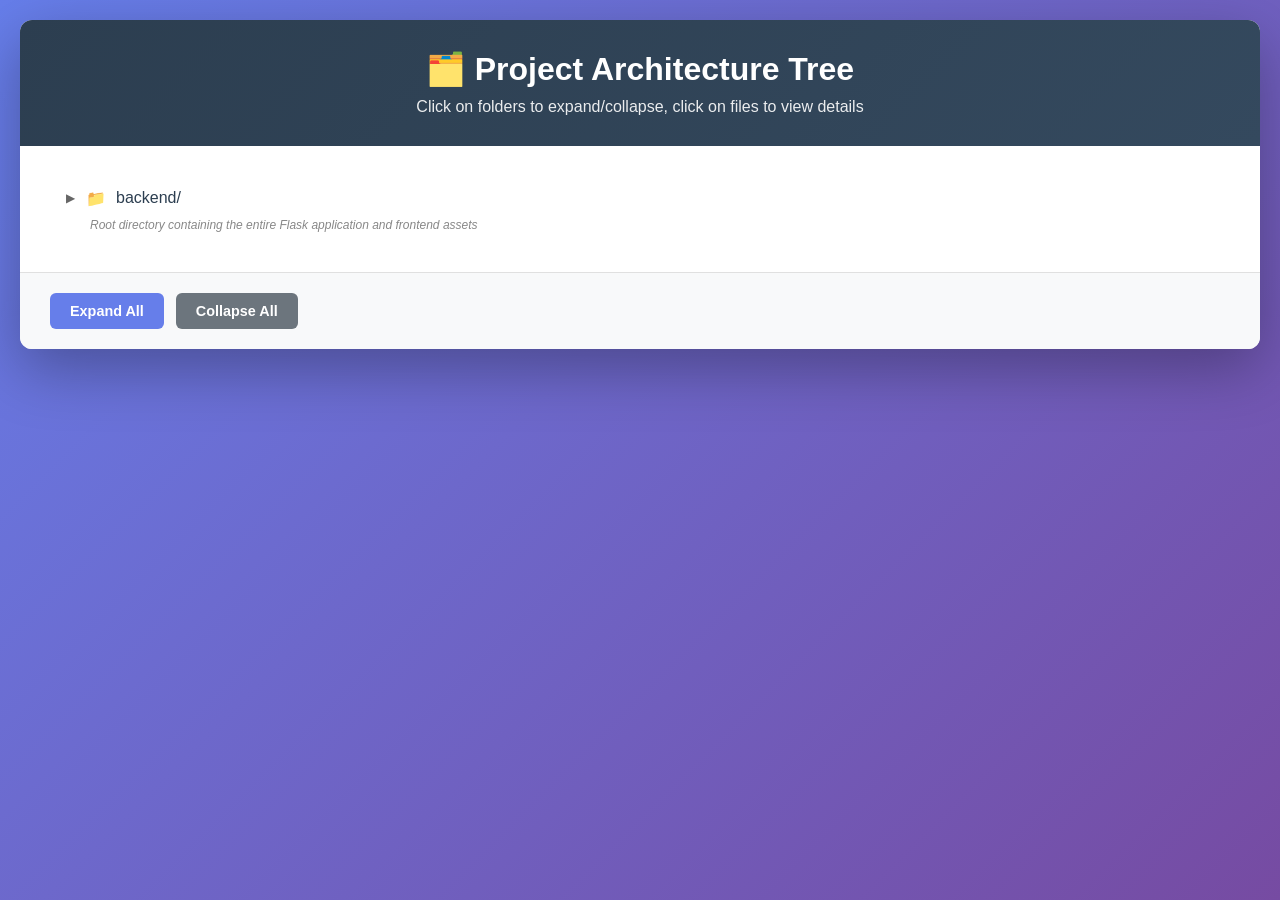
<file: Arch.html>
<!DOCTYPE html>
<html lang="en">
<head>
    <meta charset="UTF-8">
    <meta name="viewport" content="width=device-width, initial-scale=1.0">
    <title>Project Architecture Tree</title>
    <style>
        * {
            margin: 0;
            padding: 0;
            box-sizing: border-box;
        }

        body {
            font-family: 'Segoe UI', Tahoma, Geneva, Verdana, sans-serif;
            background: linear-gradient(135deg, #667eea 0%, #764ba2 100%);
            padding: 20px;
            min-height: 100vh;
        }

        .container {
            max-width: 1400px;
            margin: 0 auto;
            background: white;
            border-radius: 12px;
            box-shadow: 0 20px 60px rgba(0, 0, 0, 0.3);
            overflow: hidden;
        }

        .header {
            background: linear-gradient(135deg, #2c3e50 0%, #34495e 100%);
            color: white;
            padding: 30px;
            text-align: center;
        }

        .header h1 {
            font-size: 2rem;
            margin-bottom: 10px;
        }

        .header p {
            opacity: 0.9;
            font-size: 1rem;
        }

        .tree-container {
            padding: 30px;
            max-height: calc(100vh - 200px);
            overflow-y: auto;
        }

        .tree {
            list-style: none;
        }

        .tree-item {
            margin: 4px 0;
            position: relative;
        }

        .tree-content {
            display: flex;
            align-items: center;
            padding: 8px 12px;
            border-radius: 6px;
            cursor: pointer;
            transition: all 0.2s ease;
            user-select: none;
        }

        .tree-content:hover {
            background: #f0f4ff;
        }

        .tree-content.active {
            background: #e3f2fd;
        }

        .toggle-icon {
            width: 16px;
            height: 16px;
            margin-right: 8px;
            display: flex;
            align-items: center;
            justify-content: center;
            font-size: 12px;
            color: #666;
            transition: transform 0.2s ease;
        }

        .toggle-icon.expanded {
            transform: rotate(90deg);
        }

        .item-icon {
            width: 20px;
            height: 20px;
            margin-right: 10px;
            display: flex;
            align-items: center;
            justify-content: center;
            font-size: 16px;
        }

        .item-name {
            font-weight: 500;
            color: #2c3e50;
            
        }

        .item-badge {
            font-size: 11px;
            padding: 3px 8px;
            border-radius: 12px;
            background: #e3f2fd;
            color: #1976d2;
            font-weight: 600;
            margin-left: 10px;
        }

        .item-badge.python {
            background: #fff3e0;
            color: #f57c00;
        }

        .item-badge.config {
            background: #f3e5f5;
            color: #7b1fa2;
        }

        .item-badge.html {
            background: #fce4ec;
            color: #c2185b;
        }

        .item-badge.css {
            background: #e8f5e9;
            color: #388e3c;
        }

        .item-badge.js {
            background: #fff9c4;
            color: #f57f17;
        }

        .children {
            list-style: none;
            margin-left: 24px;
            padding-left: 16px;
            border-left: 2px solid #e0e0e0;
            display: none;
            margin-top: 4px;
        }

        .children.expanded {
            display: block;
        }

        .description {
            margin-left: 40px;
            padding: 2px 0 4px 0;
            font-size: 0.75rem;
            color: #888;
            line-height: 1.3;
            display: block;
            font-style: italic;
        }

        @keyframes slideDown {
            from {
                opacity: 0;
                transform: translateY(-10px);
            }
            to {
                opacity: 1;
                transform: translateY(0);
            }
        }

        .description ul {
            margin-left: 20px;
            margin-top: 8px;
        }

        .description li {
            margin: 4px 0;
        }

        ::-webkit-scrollbar {
            width: 10px;
        }

        ::-webkit-scrollbar-track {
            background: #f1f1f1;
        }

        ::-webkit-scrollbar-thumb {
            background: #888;
            border-radius: 5px;
        }

        ::-webkit-scrollbar-thumb:hover {
            background: #555;
        }

        .controls {
            padding: 20px 30px;
            background: #f8f9fa;
            border-top: 1px solid #e0e0e0;
            display: flex;
            gap: 12px;
            flex-wrap: wrap;
        }

        .btn {
            padding: 10px 20px;
            border: none;
            border-radius: 6px;
            font-size: 0.9rem;
            font-weight: 600;
            cursor: pointer;
            transition: all 0.2s ease;
            background: #667eea;
            color: white;
        }

        .btn:hover {
            background: #5568d3;
            transform: translateY(-2px);
            box-shadow: 0 4px 12px rgba(102, 126, 234, 0.4);
        }

        .btn-secondary {
            background: #6c757d;
        }

        .btn-secondary:hover {
            background: #5a6268;
        }
    </style>

</head>


<body>
    
    <div class="container">
        <div class="header">
            <h1>🗂️ Project Architecture Tree</h1>
            <p>Click on folders to expand/collapse, click on files to view details</p>
        </div>

        <div class="tree-container">
            <ul class="tree" id="treeRoot"></ul>
        </div>

        <div class="controls">
            <button class="btn" onclick="expandAll()">Expand All</button>
            <button class="btn btn-secondary" onclick="collapseAll()">Collapse All</button>
        </div>
    </div>

    <script>
        const projectStructure = {
            name: "backend/",
            type: "folder",
            description: "Root directory containing the entire Flask application and frontend assets",
            children: [
                {
                    name: "app.py",
                    type: "file",
                    badge: "python",
                    description: "Application entry point. Calls create_app() and runs Flask."
                },
                {
                    name: ".env.example",
                    type: "file",
                    badge: "config",
                    description: "Environment variables template (no real keys)."
                },
                {
                    name: "requirements.txt",
                    type: "file",
                    badge: "config",
                    description: "Python dependencies."
                },
                {
                    name: "app/",
                    type: "folder",
                    children: [
                        {
                            name: "data/",
                            type: "folder",
                            children: [
                                {
                                    name: "team_registry/",
                                    type: "folder",
                                    children: [
                                        {
                                            name: "PL.json",
                                            type: "file",
                                            badge: "config",
                                            description: "Premier League team name → logo filename mapping"
                                        },
                                        {
                                            name: "BL1.json",
                                            type: "file",
                                            badge: "config",
                                            description: "Bundesliga team name → logo filename mapping"
                                        },
                                        {
                                            name: "PD.json",
                                            type: "file",
                                            badge: "config",
                                            description: "La Liga team name → logo filename mapping"
                                        },
                                        {
                                            name: "SA.json",
                                            type: "file",
                                            badge: "config",
                                            description: "Serie A team name → logo filename mapping"
                                        },
                                        {
                                            name: "FL1.json",
                                            type: "file",
                                            badge: "config",
                                            description: "Ligue 1 team name → logo filename mapping"
                                        }
                                    ]
                                },
                                {
                                    name: "raw/",
                                    type: "folder",
                                    description: "Raw datasets (optional, for future expansion)."
                                },
                                {
                                    name: "splits/",
                                    type: "folder",
                                    children: [
                                        {
                                            name: "train_normalized.csv",
                                            type: "file",
                                            badge: "config",
                                            description: "Normalized training dataset"
                                        },
                                        {
                                            name: "valid_normalized.csv",
                                            type: "file",
                                            badge: "config",
                                            description: "Normalized validation dataset"
                                        },
                                        {
                                            name: "test_normalized.csv",
                                            type: "file",
                                            badge: "config",
                                            description: "Normalized test dataset"
                                        },
                                        {
                                            name: "normalization_parameters.csv",
                                            type: "file",
                                            badge: "config",
                                            description: "Normalization parameters for features"
                                        }
                                    ]
                                },
                                {
                                    name: "build_dataset.py",
                                    type: "file",
                                    badge: "python",
                                    description: `Data preparation:
                                    <ul>
                                        <li>Feature engineering</li>
                                        <li>Train/valid/test split</li>
                                        <li>Normalization + saving normalization_parameters.csv</li>
                                    </ul>`
                                }
                            ]
                        },
                        {
                            name: "routes/",
                            type: "folder",
                            children: [
                                {
                                    name: "pages.py",
                                    type: "file",
                                    badge: "python",
                                    description: "Serves HTML pages (/table, /matches, etc.)."
                                },
                                {
                                    name: "meta.py",
                                    type: "file",
                                    badge: "python",
                                    description: "Returns leagues + seasons metadata."
                                },
                                {
                                    name: "standings.py",
                                    type: "file",
                                    badge: "python",
                                    description: "Returns standings table data."
                                },
                                {
                                    name: "fixtures.py",
                                    type: "file",
                                    badge: "python",
                                    description: "Returns fixtures grouped by date for league/season/matchday."
                                },
                                {
                                    name: "teams.py",
                                    type: "file",
                                    badge: "python",
                                    description: "Returns logo URLs + club list for the league."
                                },
                                {
                                    name: "predict.py",
                                    type: "file",
                                    badge: "python",
                                    description: `POST /api/predict:
                                    <ul>
                                        <li>Validates payload (league/season/matchId/date/homeTeam/awayTeam)</li>
                                        <li>Builds PredictRequest</li>
                                        <li>Calls ML manager</li>
                                        <li>Returns stable probabilities response</li>
                                    </ul>`
                                }
                            ]
                        },
                        {
                            name: "services/",
                            type: "folder",
                            children: [
                                {
                                    name: "football_api.py",
                                    type: "file",
                                    badge: "python",
                                    description: "The only module allowed to call Football-Data API."
                                },
                                {
                                    name: "team_registry.py",
                                    type: "file",
                                    badge: "python",
                                    description: "Loads + caches team→logo mappings from app/data/team_registry/*.json"
                                }
                            ]
                        },
                        {
                            name: "utils/",
                            type: "folder",
                            children: [
                                {
                                    name: "cache.py",
                                    type: "file",
                                    badge: "python",
                                    description: "In-memory TTL cache (Football-Data API responses)."
                                },
                                {
                                    name: "normalizers.py",
                                    type: "file",
                                    badge: "python",
                                    description: "Normalizes Football-Data API payloads for frontend."
                                }
                            ]
                        },
                        {
                            name: "ml/",
                            type: "folder",
                            children: [
                                {
                                    name: "__init__.py",
                                    type: "file",
                                    badge: "python",
                                    description: "ML package entry."
                                },
                                {
                                    name: "types.py",
                                    type: "file",
                                    badge: "python",
                                    description: `Shared dataclasses/contracts:
                                    <ul>
                                        <li>PredictRequest</li>
                                        <li>TeamInfo</li>
                                        <li>MatchContext (optional/extendable)</li>
                                    </ul>`
                                },
                                {
                                    name: "manager.py",
                                    type: "file",
                                    badge: "python",
                                    description: `ML orchestrator:
                                    <ul>
                                        <li>Reads model registry (artifacts/metadata.json)</li>
                                        <li>Selects model (default + perLeague override)</li>
                                        <li>Builds features using features/builder.py</li>
                                        <li>Calls predictor.predict_proba()</li>
                                        <li>Optional post-processing: draw-boost for close Elo (explainable, normalized)</li>
                                        <li>Returns stable API contract: {homeWin, draw, awayWin, modelName, meta...}</li>
                                    </ul>`
                                },
                                {
                                    name: "artifacts/",
                                    type: "folder",
                                    children: [
                                        {
                                            name: "metadata.json",
                                            type: "file",
                                            badge: "config",
                                            description: `Model registry:
                                            <ul>
                                                <li>Default model name (e.g., rf_v2)</li>
                                                <li>perLeague overrides (optional)</li>
                                                <li>models{} dictionary with: type, hyperparams, CV results, metrics, artifact paths</li>
                                            </ul>`
                                        },
                                        {
                                            name: "rf_v2.joblib",
                                            type: "file",
                                            badge: "python",
                                            description: "Random Forest model v2 (joblib serialized)"
                                        },
                                        {
                                            name: "logreg_v2.joblib",
                                            type: "file",
                                            badge: "python",
                                            description: "Logistic Regression model v2 (optional if kept)"
                                        }
                                    ]
                                },
                                {
                                    name: "gamedb/",
                                    type: "folder",
                                    children: [
                                        {
                                            name: "feature_order.json",
                                            type: "file",
                                            badge: "config",
                                            description: "Canonical feature ordering used at inference time."
                                        }
                                    ]
                                },
                                {
                                    name: "features/",
                                    type: "folder",
                                    children: [
                                        {
                                            name: "__init__.py",
                                            type: "file",
                                            badge: "python",
                                            description: "Features package entry"
                                        },
                                        {
                                            name: "builder.py",
                                            type: "file",
                                            badge: "python",
                                            description: `Feature builder for inference:
                                            <ul>
                                                <li>Loads normalization params from data/splits/normalization_parameters.csv</li>
                                                <li>Maps team names safely</li>
                                                <li>Computes feature dictionary</li>
                                                <li>Applies normalization using saved params</li>
                                                <li>Returns dict aligned with feature_order.json</li>
                                            </ul>`
                                        }
                                    ]
                                },
                                {
                                    name: "predictors/",
                                    type: "folder",
                                    children: [
                                        {
                                            name: "__init__.py",
                                            type: "file",
                                            badge: "python",
                                            description: "Predictors package entry"
                                        },
                                        {
                                            name: "base.py",
                                            type: "file",
                                            badge: "python",
                                            description: "Predictor interface: predict_proba(features: dict) → dict {homeWin, draw, awayWin}"
                                        },
                                        {
                                            name: "loader.py",
                                            type: "file",
                                            badge: "python",
                                            description: "Loads joblib artifacts + feature_order. (Shared helper used by model predictors)"
                                        },
                                        {
                                            name: "rf_model.py",
                                            type: "file",
                                            badge: "python",
                                            description: `Random Forest predictor wrapper:
                                            <ul>
                                                <li>Loads rf_v*.joblib</li>
                                                <li>Enforces feature order</li>
                                                <li>Returns probabilities</li>
                                            </ul>`
                                        },
                                        {
                                            name: "train_rf.py",
                                            type: "file",
                                            badge: "python",
                                            description: `Training pipeline (Random Forest):
                                            <ul>
                                                <li>Loads train/valid/test</li>
                                                <li>5-fold stratified CV on (train+valid)</li>
                                                <li>Grid search for min_samples_leaf/min_samples_split</li>
                                                <li>Evaluates on test</li>
                                                <li>Saves model + updates metadata.json</li>
                                            </ul>`
                                        }
                                    ]
                                }
                            ]
                        },
                        {
                            name: "__init__.py",
                            type: "file",
                            badge: "python",
                            description: `Flask factory:
                            <ul>
                                <li>template_folder and static_folder → ../frontend</li>
                                <li>registers API + page blueprints</li>
                            </ul>`
                        },
                        {
                            name: "config.py",
                            type: "file",
                            badge: "python",
                            description: "Loads environment variables and Flask config."
                        }
                    ]
                },
                {
                    name: "frontend/",
                    type: "folder",
                    children: [
                        {
                            name: "index.html",
                            type: "file",
                            badge: "html",
                            description: "Main homepage"
                        },
                        {
                            name: "table.html",
                            type: "file",
                            badge: "html",
                            description: "League standings table page"
                        },
                        {
                            name: "matches.html",
                            type: "file",
                            badge: "html",
                            description: "Fixtures and matches page"
                        },
                        {
                            name: "news.html",
                            type: "file",
                            badge: "html",
                            description: "News page"
                        },
                        {
                            name: "css/",
                            type: "folder",
                            children: [
                                {
                                    name: "root.css",
                                    type: "file",
                                    badge: "css",
                                    description: "Global CSS variables and common styles"
                                },
                                {
                                    name: "table.css",
                                    type: "file",
                                    badge: "css",
                                    description: "Styles for standings table page"
                                },
                                {
                                    name: "matches.css",
                                    type: "file",
                                    badge: "css",
                                    description: "Styles for matches page"
                                }
                            ]
                        },
                        {
                            name: "js/",
                            type: "folder",
                            children: [
                                {
                                    name: "root.js",
                                    type: "file",
                                    badge: "js",
                                    description: "Global JavaScript utilities and shared functions"
                                },
                                {
                                    name: "table.js",
                                    type: "file",
                                    badge: "js",
                                    description: "Fetches from /api/meta, /api/teams, /api/standings"
                                },
                                {
                                    name: "matches.js",
                                    type: "file",
                                    badge: "js",
                                    description: "Fetches from /api/fixtures, /api/predict"
                                }
                            ]
                        },
                        {
                            name: "icons/",
                            type: "folder",
                            description: "SVG logos (common + per league)."
                        },
                        {
                            name: "image/",
                            type: "folder",
                            description: "Site images and assets."
                        }
                    ]
                }
            ]
        };

        function getIcon(type) {
            if (type === 'folder') return '📁';
            return '📄';
        }

        function createTreeItem(item, level = 0) {
            const li = document.createElement('li');
            li.className = 'tree-item';

            const content = document.createElement('div');
            content.className = 'tree-content';

            if (item.type === 'folder') {
                const toggle = document.createElement('span');
                toggle.className = 'toggle-icon';
                toggle.innerHTML = '▶';
                content.appendChild(toggle);
            } else {
                const spacer = document.createElement('span');
                spacer.style.width = '16px';
                spacer.style.marginRight = '8px';
                content.appendChild(spacer);
            }

            const icon = document.createElement('span');
            icon.className = 'item-icon';
            icon.textContent = getIcon(item.type);
            content.appendChild(icon);

            const name = document.createElement('span');
            name.className = 'item-name';
            name.textContent = item.name;
            content.appendChild(name);

            if (item.badge) {
                const badge = document.createElement('span');
                badge.className = `item-badge ${item.badge}`;
                badge.textContent = item.badge;
                content.appendChild(badge);
            }

            li.appendChild(content);

            if (item.description) {
                const desc = document.createElement('div');
                desc.className = 'description';
                desc.innerHTML = item.description;
                li.appendChild(desc);
            }

            if (item.children && item.children.length > 0) {
                const childrenUl = document.createElement('ul');
                childrenUl.className = 'children';
                
                item.children.forEach(child => {
                    childrenUl.appendChild(createTreeItem(child, level + 1));
                });
                
                li.appendChild(childrenUl);

                content.addEventListener('click', (e) => {
                    e.stopPropagation();
                    const toggle = content.querySelector('.toggle-icon');
                    const children = li.querySelector('.children');
                    
                    if (children.classList.contains('expanded')) {
                        children.classList.remove('expanded');
                        toggle.classList.remove('expanded');
                    } else {
                        children.classList.add('expanded');
                        toggle.classList.add('expanded');
                    }
                });
            }

            return li;
        }

        function expandAll() {
            document.querySelectorAll('.children').forEach(children => {
                children.classList.add('expanded');
            });
            document.querySelectorAll('.toggle-icon').forEach(toggle => {
                toggle.classList.add('expanded');
            });
        }

        function collapseAll() {
            document.querySelectorAll('.children').forEach(children => {
                children.classList.remove('expanded');
            });
            document.querySelectorAll('.toggle-icon').forEach(toggle => {
                toggle.classList.remove('expanded');
            });
        }

        const treeRoot = document.getElementById('treeRoot');
        treeRoot.appendChild(createTreeItem(projectStructure));
    </script>
</body>
</html>
</file>
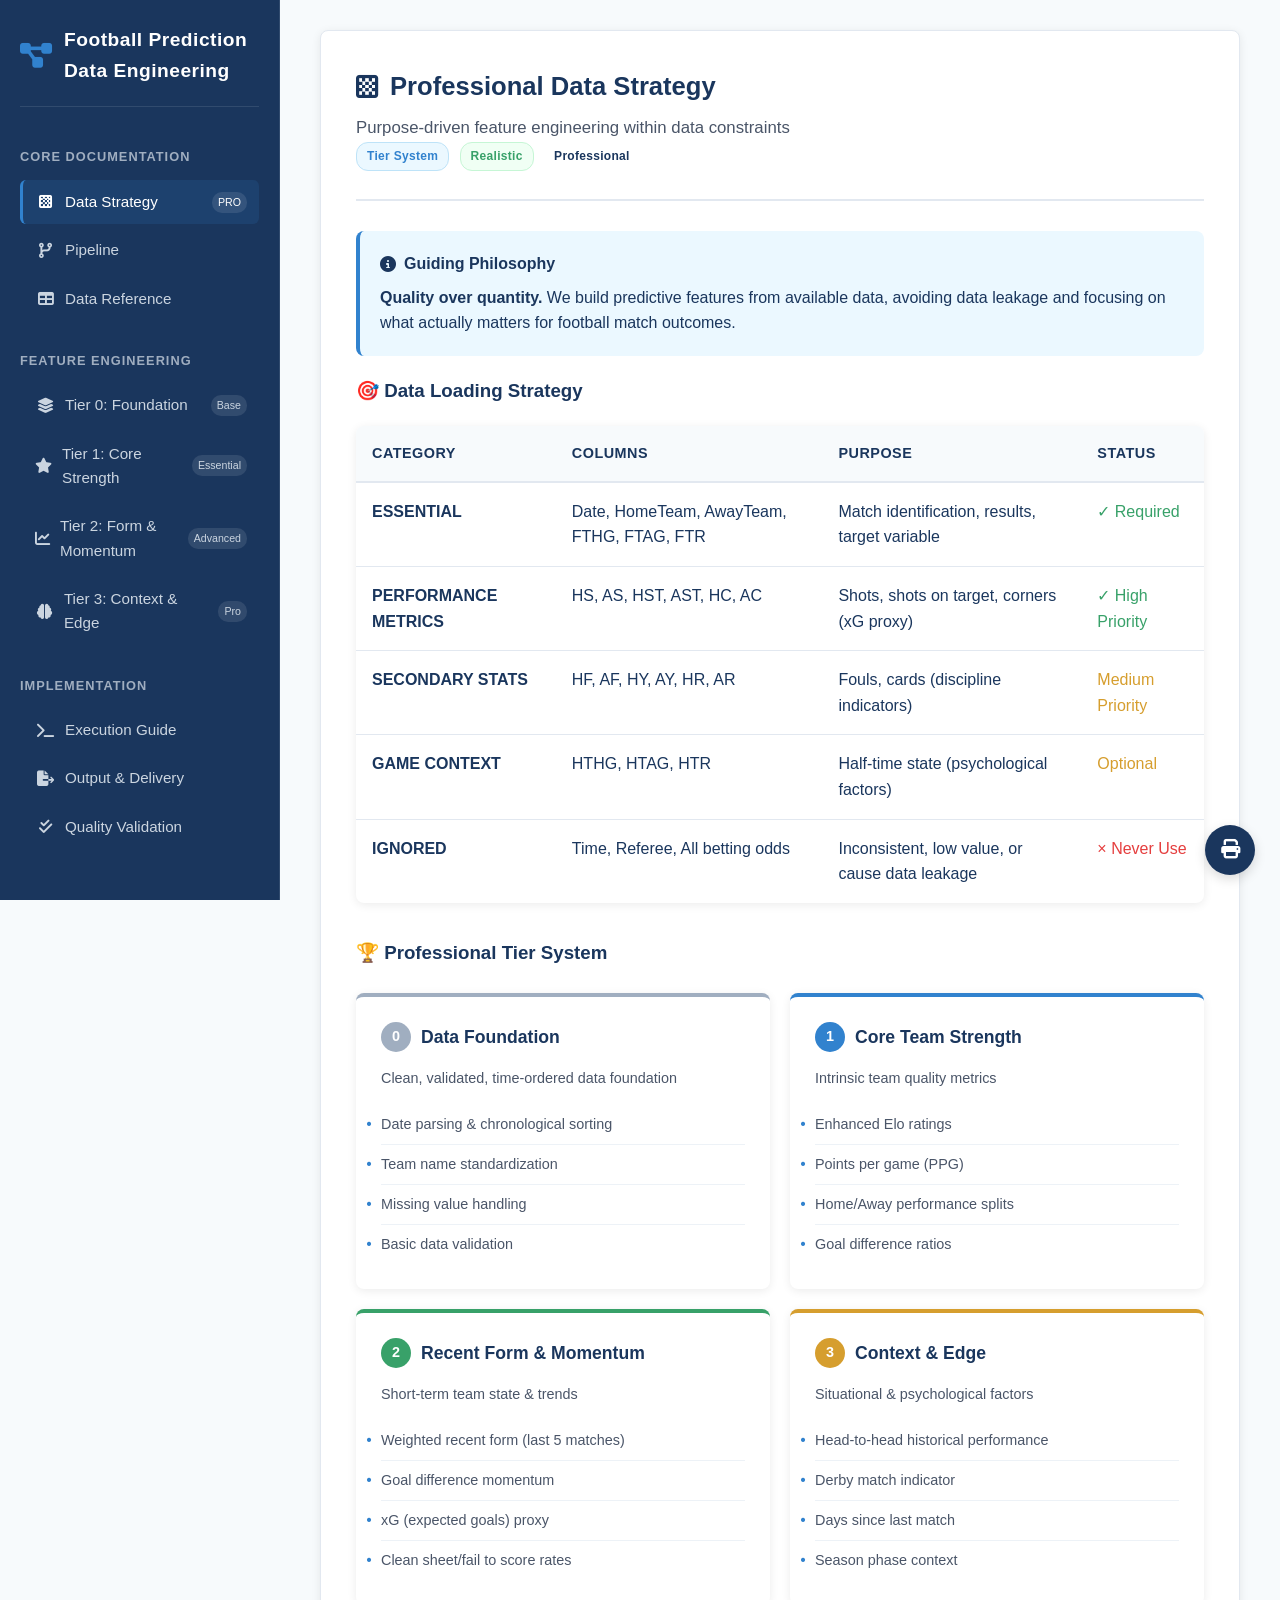
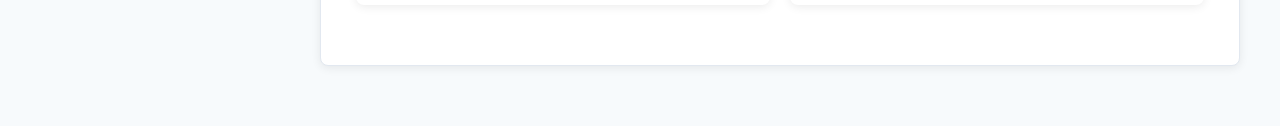
<file: backend/app/data/Documentation.html>
<!DOCTYPE html>
<html lang="en">
<head>
    <meta charset="UTF-8">
    <meta name="viewport" content="width=device-width, initial-scale=1.0">
    <title>⚽ Football Prediction - Professional Data Engineering</title>
    <link rel="stylesheet" href="https://cdnjs.cloudflare.com/ajax/libs/font-awesome/6.4.0/css/all.min.css">
    <style>
        :root {
            --primary: #1a365d;
            --secondary: #2d3748;
            --tier1: #3182ce;
            --tier2: #38a169;
            --tier3: #d69e2e;
            --danger: #e53e3e;
            --success: #38a169;
            --warning: #d69e2e;
            --light: #f7fafc;
            --card-bg: #ffffff;
            --sidebar-width: 280px;
            --border-radius: 8px;
            --shadow: 0 2px 10px rgba(0,0,0,0.08);
        }

        * {
            margin: 0;
            padding: 0;
            box-sizing: border-box;
        }

        body {
            font-family: -apple-system, BlinkMacSystemFont, 'Segoe UI', 'Inter', sans-serif;
            line-height: 1.6;
            color: var(--primary);
            background: var(--light);
            display: flex;
            min-height: 100vh;
        }

        /* Sidebar - Professional */
        .sidebar {
            width: var(--sidebar-width);
            background: var(--primary);
            color: white;
            padding: 25px 20px;
            position: fixed;
            height: 100vh;
            overflow-y: auto;
            border-right: 1px solid rgba(255,255,255,0.1);
        }

        .logo {
            display: flex;
            align-items: center;
            gap: 12px;
            margin-bottom: 40px;
            padding-bottom: 20px;
            border-bottom: 1px solid rgba(255,255,255,0.1);
        }

        .logo i {
            font-size: 1.8em;
            color: var(--tier1);
        }

        .logo h1 {
            font-size: 1.2em;
            font-weight: 700;
            letter-spacing: 0.5px;
        }

        .sidebar-section {
            margin-bottom: 30px;
        }

        .sidebar-title {
            font-size: 0.8em;
            text-transform: uppercase;
            letter-spacing: 1px;
            color: #a0aec0;
            margin-bottom: 12px;
            font-weight: 600;
        }

        .nav-item {
            display: flex;
            align-items: center;
            gap: 10px;
            padding: 10px 12px;
            margin: 4px 0;
            border-radius: 6px;
            cursor: pointer;
            transition: all 0.2s;
            color: #cbd5e0;
            text-decoration: none;
            font-size: 0.95em;
            border-left: 3px solid transparent;
        }

        .nav-item:hover {
            background: rgba(255,255,255,0.05);
            color: white;
        }

        .nav-item.active {
            background: rgba(49, 130, 206, 0.15);
            color: white;
            border-left-color: var(--tier1);
            font-weight: 500;
        }

        .nav-item i {
            width: 20px;
            text-align: center;
            font-size: 1em;
        }

        .nav-badge {
            margin-left: auto;
            font-size: 0.7em;
            background: rgba(255,255,255,0.1);
            padding: 2px 6px;
            border-radius: 10px;
            font-weight: 500;
        }

        /* Main Content */
        .main-content {
            flex: 1;
            margin-left: var(--sidebar-width);
            padding: 30px 40px;
            max-width: 1200px;
        }

        .section {
            background: var(--card-bg);
            border-radius: var(--border-radius);
            padding: 35px;
            margin-bottom: 30px;
            box-shadow: var(--shadow);
            display: none;
            border: 1px solid #e2e8f0;
        }

        .section.active {
            display: block;
            animation: fadeIn 0.3s ease;
        }

        @keyframes fadeIn {
            from { opacity: 0; transform: translateY(10px); }
            to { opacity: 1; transform: translateY(0); }
        }

        .section-header {
            margin-bottom: 30px;
            padding-bottom: 20px;
            border-bottom: 2px solid #e2e8f0;
        }

        .section-title {
            font-size: 1.6em;
            font-weight: 700;
            color: var(--primary);
            margin-bottom: 8px;
            display: flex;
            align-items: center;
            gap: 12px;
        }

        .section-subtitle {
            color: #4a5568;
            font-size: 1.05em;
            font-weight: 400;
        }

        /* Badges */
        .badge {
            display: inline-block;
            padding: 4px 10px;
            border-radius: 12px;
            font-size: 0.75em;
            font-weight: 600;
            margin-right: 6px;
            margin-bottom: 8px;
            letter-spacing: 0.3px;
        }

        .badge.tier1 { background: #ebf8ff; color: var(--tier1); border: 1px solid #bee3f8; }
        .badge.tier2 { background: #f0fff4; color: var(--tier2); border: 1px solid #c6f6d5; }
        .badge.tier3 { background: #fffaf0; color: var(--tier3); border: 1px solid #feebc8; }
        .badge.danger { background: #fff5f5; color: var(--danger); border: 1px solid #fed7d7; }
        .badge.success { background: #f0fff4; color: var(--success); border: 1px solid #c6f6d5; }

        /* Professional Cards */
        .pro-card {
            background: white;
            border-radius: 8px;
            padding: 25px;
            border: 1px solid #e2e8f0;
            margin: 20px 0;
            position: relative;
            transition: all 0.2s;
        }

        .pro-card:hover {
            border-color: var(--tier1);
            box-shadow: 0 4px 12px rgba(0,0,0,0.05);
        }

        .pro-card-title {
            font-size: 1.2em;
            font-weight: 600;
            color: var(--primary);
            margin-bottom: 15px;
            display: flex;
            align-items: center;
            gap: 10px;
        }

        .pro-card-desc {
            color: #4a5568;
            font-size: 0.95em;
            line-height: 1.6;
            margin-bottom: 15px;
        }

        /* Data Strategy Table */
        .strategy-table {
            width: 100%;
            border-collapse: collapse;
            margin: 20px 0;
            background: white;
            border-radius: 8px;
            overflow: hidden;
            box-shadow: var(--shadow);
        }

        .strategy-table th {
            background: #f7fafc;
            padding: 16px;
            text-align: left;
            font-weight: 600;
            color: var(--primary);
            border-bottom: 2px solid #e2e8f0;
            font-size: 0.9em;
            text-transform: uppercase;
            letter-spacing: 0.5px;
        }

        .strategy-table td {
            padding: 16px;
            border-bottom: 1px solid #e2e8f0;
            vertical-align: top;
        }

        .strategy-table tr:last-child td {
            border-bottom: none;
        }

        .strategy-table tr:hover {
            background: #f7fafc;
        }

        /* Tier System */
        .tier-system {
            display: grid;
            grid-template-columns: repeat(auto-fit, minmax(280px, 1fr));
            gap: 20px;
            margin: 25px 0;
        }

        .tier-card {
            background: white;
            border-radius: 8px;
            padding: 25px;
            border-top: 4px solid;
            box-shadow: var(--shadow);
        }

        .tier-card.tier0 { border-color: #a0aec0; }
        .tier-card.tier1 { border-color: var(--tier1); }
        .tier-card.tier2 { border-color: var(--tier2); }
        .tier-card.tier3 { border-color: var(--tier3); }

        .tier-header {
            display: flex;
            align-items: center;
            gap: 10px;
            margin-bottom: 15px;
        }

        .tier-number {
            width: 30px;
            height: 30px;
            border-radius: 50%;
            display: flex;
            align-items: center;
            justify-content: center;
            font-weight: 700;
            font-size: 0.9em;
            color: white;
        }

        .tier0 .tier-number { background: #a0aec0; }
        .tier1 .tier-number { background: var(--tier1); }
        .tier2 .tier-number { background: var(--tier2); }
        .tier3 .tier-number { background: var(--tier3); }

        .tier-name {
            font-weight: 600;
            color: var(--primary);
            font-size: 1.1em;
        }

        .tier-desc {
            color: #4a5568;
            font-size: 0.9em;
            margin-bottom: 15px;
        }

        .tier-features {
            list-style: none;
            padding-left: 0;
        }

        .tier-features li {
            padding: 8px 0;
            border-bottom: 1px solid #edf2f7;
            font-size: 0.9em;
            color: #4a5568;
        }

        .tier-features li:last-child {
            border-bottom: none;
        }

        .tier-features li:before {
            content: "•";
            color: var(--tier1);
            font-weight: bold;
            display: inline-block;
            width: 1em;
            margin-left: -1em;
        }

        /* Feature Cards */
        .feature-grid {
            display: grid;
            grid-template-columns: repeat(auto-fill, minmax(320px, 1fr));
            gap: 20px;
            margin: 20px 0;
        }

        .feature-card {
            background: white;
            border-radius: 8px;
            padding: 20px;
            border: 1px solid #e2e8f0;
            border-left: 4px solid var(--tier1);
            transition: all 0.2s;
        }

        .feature-card.tier2 { border-left-color: var(--tier2); }
        .feature-card.tier3 { border-left-color: var(--tier3); }

        .feature-card:hover {
            transform: translateY(-2px);
            box-shadow: 0 4px 12px rgba(0,0,0,0.08);
        }

        .feature-name {
            font-family: 'SF Mono', 'Monaco', 'Consolas', monospace;
            font-size: 0.95em;
            font-weight: 600;
            color: var(--primary);
            margin-bottom: 8px;
            background: #f7fafc;
            padding: 4px 8px;
            border-radius: 4px;
            display: inline-block;
        }

        .feature-desc {
            color: #4a5568;
            font-size: 0.9em;
            line-height: 1.5;
            margin-bottom: 10px;
        }

        .feature-formula {
            background: #f8fafc;
            padding: 12px;
            border-radius: 6px;
            font-family: 'SF Mono', 'Monaco', 'Consolas', monospace;
            font-size: 0.85em;
            color: #2d3748;
            border-left: 3px solid var(--tier1);
            margin: 10px 0;
            line-height: 1.4;
        }

        .feature-source {
            font-size: 0.8em;
            color: #718096;
            margin-top: 8px;
            display: flex;
            align-items: center;
            gap: 5px;
        }

        /* Pipeline */
        .pipeline {
            display: flex;
            flex-direction: column;
            gap: 15px;
            margin: 25px 0;
        }

        .pipeline-step {
            display: flex;
            align-items: center;
            gap: 20px;
            padding: 20px;
            background: white;
            border-radius: 8px;
            border: 1px solid #e2e8f0;
            position: relative;
        }

        .pipeline-step:before {
            content: "";
            position: absolute;
            left: 30px;
            top: 100%;
            width: 2px;
            height: 15px;
            background: #e2e8f0;
        }

        .pipeline-step:last-child:before {
            display: none;
        }

        .step-number {
            width: 36px;
            height: 36px;
            border-radius: 50%;
            background: var(--tier1);
            color: white;
            display: flex;
            align-items: center;
            justify-content: center;
            font-weight: 600;
            font-size: 0.9em;
            flex-shrink: 0;
        }

        .step-content {
            flex: 1;
        }

        .step-title {
            font-weight: 600;
            color: var(--primary);
            margin-bottom: 5px;
        }

        .step-desc {
            color: #718096;
            font-size: 0.9em;
        }

        /* Alerts */
        .alert {
            padding: 20px;
            border-radius: 8px;
            margin: 20px 0;
            border-left: 4px solid;
            background: #f7fafc;
        }

        .alert.warning {
            border-left-color: var(--warning);
            background: #fffaf0;
        }

        .alert.danger {
            border-left-color: var(--danger);
            background: #fff5f5;
        }

        .alert.info {
            border-left-color: var(--tier1);
            background: #ebf8ff;
        }

        .alert-title {
            font-weight: 600;
            margin-bottom: 8px;
            display: flex;
            align-items: center;
            gap: 8px;
            color: var(--primary);
        }

        /* Responsive */
        @media (max-width: 1024px) {
            .sidebar {
                transform: translateX(-100%);
                transition: transform 0.3s;
                z-index: 1000;
            }
            
            .sidebar.active {
                transform: translateX(0);
            }
            
            .main-content {
                margin-left: 0;
                padding: 20px;
            }
            
            .mobile-toggle {
                display: block;
                position: fixed;
                top: 20px;
                left: 20px;
                z-index: 999;
                background: var(--primary);
                color: white;
                border: none;
                width: 45px;
                height: 45px;
                border-radius: 50%;
                font-size: 1.1em;
                cursor: pointer;
                box-shadow: var(--shadow);
            }
        }

        .mobile-toggle {
            display: none;
        }

        @media (max-width: 768px) {
            .tier-system {
                grid-template-columns: 1fr;
            }
            
            .feature-grid {
                grid-template-columns: 1fr;
            }
            
            .section {
                padding: 25px;
            }
            
            .pipeline-step {
                flex-direction: column;
                align-items: flex-start;
                gap: 15px;
            }
            
            .pipeline-step:before {
                left: 18px;
            }
        }
    </style>
</head>

<body>
    <!-- Mobile Menu Toggle -->
    <button class="mobile-toggle" id="mobileToggle">
        <i class="fas fa-bars"></i>
    </button>

    <!-- Professional Sidebar -->
    <div class="sidebar" id="sidebar">
        <div class="logo">
            <i class="fas fa-project-diagram"></i>
            <h1>Football Prediction<br>Data Engineering</h1>
        </div>

        <!-- CORE SECTIONS -->
        <div class="sidebar-section">
            <div class="sidebar-title">Core Documentation</div>
            <a href="#strategy" class="nav-item active" data-section="strategy">
                <i class="fas fa-chess-board"></i>
                <span>Data Strategy</span>
                <span class="nav-badge">PRO</span>
            </a>
            <a href="#pipeline" class="nav-item" data-section="pipeline">
                <i class="fas fa-code-branch"></i>
                <span>Pipeline</span>
            </a>
            <a href="#data-reference" class="nav-item" data-section="data-reference">
                <i class="fas fa-table"></i>
                <span>Data Reference</span>
            </a>
        </div>

        <!-- TIER SYSTEM -->
        <div class="sidebar-section">
            <div class="sidebar-title">Feature Engineering</div>
            <a href="#tier0" class="nav-item" data-section="tier0">
                <i class="fas fa-layer-group"></i>
                <span>Tier 0: Foundation</span>
                <span class="nav-badge">Base</span>
            </a>
            <a href="#tier1" class="nav-item" data-section="tier1">
                <i class="fas fa-star"></i>
                <span>Tier 1: Core Strength</span>
                <span class="nav-badge">Essential</span>
            </a>
            <a href="#tier2" class="nav-item" data-section="tier2">
                <i class="fas fa-chart-line"></i>
                <span>Tier 2: Form & Momentum</span>
                <span class="nav-badge">Advanced</span>
            </a>
            <a href="#tier3" class="nav-item" data-section="tier3">
                <i class="fas fa-brain"></i>
                <span>Tier 3: Context & Edge</span>
                <span class="nav-badge">Pro</span>
            </a>
        </div>

        <!-- IMPLEMENTATION -->
        <div class="sidebar-section">
            <div class="sidebar-title">Implementation</div>
            <a href="#execution" class="nav-item" data-section="execution">
                <i class="fas fa-terminal"></i>
                <span>Execution Guide</span>
            </a>
            <a href="#output" class="nav-item" data-section="output">
                <i class="fas fa-file-export"></i>
                <span>Output & Delivery</span>
            </a>
            <a href="#validation" class="nav-item" data-section="validation">
                <i class="fas fa-check-double"></i>
                <span>Quality Validation</span>
            </a>
        </div>
    </div>

    <!-- Main Content -->
    <div class="main-content">

        <!-- Data Strategy -->
        <section id="strategy" class="section active">
            <div class="section-header">
                <h1 class="section-title"><i class="fas fa-chess-board"></i> Professional Data Strategy</h1>
                <p class="section-subtitle">Purpose-driven feature engineering within data constraints</p>
                <div>
                    <span class="badge tier1">Tier System</span>
                    <span class="badge success">Realistic</span>
                    <span class="badge">Professional</span>
                </div>
            </div>

            <div class="alert info">
                <div class="alert-title"><i class="fas fa-info-circle"></i> Guiding Philosophy</div>
                <p><strong>Quality over quantity.</strong> We build predictive features from available data, avoiding data leakage and focusing on what actually matters for football match outcomes.</p>
            </div>

            <h3>🎯 Data Loading Strategy</h3>
            <table class="strategy-table">
                <tr>
                    <th>Category</th>
                    <th>Columns</th>
                    <th>Purpose</th>
                    <th>Status</th>
                </tr>
                <tr>
                    <td><strong>ESSENTIAL</strong></td>
                    <td>Date, HomeTeam, AwayTeam, FTHG, FTAG, FTR</td>
                    <td>Match identification, results, target variable</td>
                    <td><span style="color: var(--success);">✓ Required</span></td>
                </tr>
                <tr>
                    <td><strong>PERFORMANCE METRICS</strong></td>
                    <td>HS, AS, HST, AST, HC, AC</td>
                    <td>Shots, shots on target, corners (xG proxy)</td>
                    <td><span style="color: var(--success);">✓ High Priority</span></td>
                </tr>
                <tr>
                    <td><strong>SECONDARY STATS</strong></td>
                    <td>HF, AF, HY, AY, HR, AR</td>
                    <td>Fouls, cards (discipline indicators)</td>
                    <td><span style="color: var(--warning);">Medium Priority</span></td>
                </tr>
                <tr>
                    <td><strong>GAME CONTEXT</strong></td>
                    <td>HTHG, HTAG, HTR</td>
                    <td>Half-time state (psychological factors)</td>
                    <td><span style="color: var(--warning);">Optional</span></td>
                </tr>
                <tr>
                    <td><strong>IGNORED</strong></td>
                    <td>Time, Referee, All betting odds</td>
                    <td>Inconsistent, low value, or cause data leakage</td>
                    <td><span style="color: var(--danger);">× Never Use</span></td>
                </tr>
            </table>

            <h3 style="margin-top: 35px;">🏆 Professional Tier System</h3>
            <div class="tier-system">
                <div class="tier-card tier0">
                    <div class="tier-header">
                        <div class="tier-number">0</div>
                        <div class="tier-name">Data Foundation</div>
                    </div>
                    <div class="tier-desc">Clean, validated, time-ordered data foundation</div>
                    <ul class="tier-features">
                        <li>Date parsing & chronological sorting</li>
                        <li>Team name standardization</li>
                        <li>Missing value handling</li>
                        <li>Basic data validation</li>
                    </ul>
                </div>

                <div class="tier-card tier1">
                    <div class="tier-header">
                        <div class="tier-number">1</div>
                        <div class="tier-name">Core Team Strength</div>
                    </div>
                    <div class="tier-desc">Intrinsic team quality metrics</div>
                    <ul class="tier-features">
                        <li>Enhanced Elo ratings</li>
                        <li>Points per game (PPG)</li>
                        <li>Home/Away performance splits</li>
                        <li>Goal difference ratios</li>
                    </ul>
                </div>

                <div class="tier-card tier2">
                    <div class="tier-header">
                        <div class="tier-number">2</div>
                        <div class="tier-name">Recent Form & Momentum</div>
                    </div>
                    <div class="tier-desc">Short-term team state & trends</div>
                    <ul class="tier-features">
                        <li>Weighted recent form (last 5 matches)</li>
                        <li>Goal difference momentum</li>
                        <li>xG (expected goals) proxy</li>
                        <li>Clean sheet/fail to score rates</li>
                    </ul>
                </div>

                <div class="tier-card tier3">
                    <div class="tier-header">
                        <div class="tier-number">3</div>
                        <div class="tier-name">Context & Edge</div>
                    </div>
                    <div class="tier-desc">Situational & psychological factors</div>
                    <ul class="tier-features">
                        <li>Head-to-head historical performance</li>
                        <li>Derby match indicator</li>
                        <li>Days since last match</li>
                        <li>Season phase context</li>
                    </ul>
                </div>
            </div>
        </section>

        <!-- Pipeline -->
        <section id="pipeline" class="section">
            <div class="section-header">
                <h1 class="section-title"><i class="fas fa-code-branch"></i> Professional Pipeline</h1>
                <p class="section-subtitle">End-to-end data processing workflow</p>
                <div>
                    <span class="badge tier1">Step-by-Step</span>
                    <span class="badge">Guaranteed No Leakage</span>
                </div>
            </div>

            <div class="alert info">
                <div class="alert-title"><i class="fas fa-shield-alt"></i> Data Integrity Guarantee</div>
                <p>This pipeline ensures <strong>zero data leakage</strong> by strictly enforcing chronological order and using only past information for each prediction.</p>
            </div>

            <div class="pipeline">
                <div class="pipeline-step">
                    <div class="step-number">1</div>
                    <div class="step-content">
                        <div class="step-title">Data Loading & Standardization</div>
                        <div class="step-desc">Load all CSV files, standardize columns, parse dates, ensure chronological order</div>
                    </div>
                </div>

                <div class="pipeline-step">
                    <div class="step-number">2</div>
                    <div class="step-content">
                        <div class="step-title">Tier 0: Data Foundation</div>
                        <div class="step-desc">Clean team names, handle missing values, validate data integrity, create target variable</div>
                    </div>
                </div>

                <div class="pipeline-step">
                    <div class="step-number">3</div>
                    <div class="step-content">
                        <div class="step-title">Tier 1: Core Strength Features</div>
                        <div class="step-desc">Calculate Elo ratings, points per game, home/away performance metrics</div>
                    </div>
                </div>

                <div class="pipeline-step">
                    <div class="step-number">4</div>
                    <div class="step-content">
                        <div class="step-title">Tier 2: Form & Momentum Features</div>
                        <div class="step-desc">Compute weighted recent form, goal trends, xG proxy, performance rates</div>
                    </div>
                </div>

                <div class="pipeline-step">
                    <div class="step-number">5</div>
                    <div class="step-content">
                        <div class="step-title">Tier 3: Contextual Features</div>
                        <div class="step-desc">Add head-to-head history, derby indicators, days rest calculation</div>
                    </div>
                </div>

                <div class="pipeline-step">
                    <div class="step-number">6</div>
                    <div class="step-content">
                        <div class="step-title">Dataset Assembly & Splitting</div>
                        <div class="step-desc">Combine all features, split by time (train/val/test), remove insufficient history</div>
                    </div>
                </div>

                <div class="pipeline-step">
                    <div class="step-number">7</div>
                    <div class="step-content">
                        <div class="step-title">Normalization & Export</div>
                        <div class="step-desc">Standardize features, export normalized datasets, save metadata</div>
                    </div>
                </div>
            </div>

            <h3 style="margin-top: 30px;">⏱️ Time-Based Splitting</h3>
            <div class="feature-formula">
                # Professional time splits for football prediction<br>
                TRAIN_END = "2022-06-01"  # Training: Matches before this date<br>
                VALID_END = "2023-06-01"  # Validation: Between TRAIN_END and VALID_END<br>
                TEST_START = "2023-06-01"  # Testing: Matches after VALID_END<br>
                <br>
                # Rationale: Train on historical data, validate on recent past, test on most recent
            </div>
        </section>

        <!-- Data Reference -->
        <section id="data-reference" class="section">
            <div class="section-header">
                <h1 class="section-title"><i class="fas fa-table"></i> Data Column Reference</h1>
                <p class="section-subtitle">Understanding raw data from football-data.co.uk</p>
                <div>
                    <span class="badge">Source: football-data.co.uk</span>
                    <span class="badge">2003-2026 Seasons</span>
                </div>
            </div>

            <div class="alert warning">
                <div class="alert-title"><i class="fas fa-exclamation-triangle"></i> Data Consistency Note</div>
                <p>Early seasons (2003-2005) may have different column structures. Our pipeline handles this through standardization.</p>
            </div>

            <h3>📊 Match Information</h3>
            <div class="feature-grid">
                <div class="feature-card">
                    <div class="feature-name">Date</div>
                    <div class="feature-desc">Match date in dd/mm/yyyy format. Primary sorting key for time-series integrity.</div>
                    <div class="feature-source"><i class="fas fa-database"></i> All seasons</div>
                </div>
                <div class="feature-card">
                    <div class="feature-name">HomeTeam / AwayTeam</div>
                    <div class="feature-desc">Team names. Standardized across seasons for consistency.</div>
                    <div class="feature-source"><i class="fas fa-database"></i> All seasons</div>
                </div>
                <div class="feature-card">
                    <div class="feature-name">FTHG / FTAG</div>
                    <div class="feature-desc">Full Time Home/Away Goals. Most predictive raw feature.</div>
                    <div class="feature-source"><i class="fas fa-database"></i> All seasons</div>
                </div>
                <div class="feature-card">
                    <div class="feature-name">FTR</div>
                    <div class="feature-desc">Full Time Result: H=Home Win, D=Draw, A=Away Win. Target variable.</div>
                    <div class="feature-source"><i class="fas fa-database"></i> All seasons</div>
                </div>
            </div>

            <h3 style="margin-top: 30px;">🎯 Performance Statistics</h3>
            <div class="feature-grid">
                <div class="feature-card">
                    <div class="feature-name">HS / AS</div>
                    <div class="feature-desc">Total shots by home/away team. Foundation for xG calculation.</div>
                    <div class="feature-source"><i class="fas fa-database"></i> Most seasons</div>
                </div>
                <div class="feature-card">
                    <div class="feature-name">HST / AST</div>
                    <div class="feature-desc">Shots on target. Higher quality shots indicator.</div>
                    <div class="feature-source"><i class="fas fa-database"></i> Most seasons</div>
                </div>
                <div class="feature-card">
                    <div class="feature-name">HC / AC</div>
                    <div class="feature-desc">Corners won. Proxy for attacking pressure.</div>
                    <div class="feature-source"><i class="fas fa-database"></i> Most seasons</div>
                </div>
                <div class="feature-card">
                    <div class="feature-name">HF / AF</div>
                    <div class="feature-desc">Fouls committed. Defensive pressure indicator.</div>
                    <div class="feature-source"><i class="fas fa-database"></i> Most seasons</div>
                </div>
            </div>

            <h3 style="margin-top: 30px;">⚠️ Intentionally Ignored</h3>
            <div class="pro-card">
                <div class="pro-card-title"><i class="fas fa-ban"></i> Betting Odds Columns</div>
                <div class="pro-card-desc">
                    All columns starting with B365, GB, IW, LB, SO, SB, WH, Max, Avg, Bb, PSH, PSD, PSA, etc. 
                    <strong>Using betting odds would cause data leakage</strong> as they contain market information that shouldn't be available at prediction time.
                </div>
            </div>
        </section>

        <!-- Tier 0: Foundation -->
        <section id="tier0" class="section">
            <div class="section-header">
                <h1 class="section-title"><i class="fas fa-layer-group"></i> Tier 0: Data Foundation</h1>
                <p class="section-subtitle">Clean, validated, time-ordered data base</p>
                <span class="badge tier0">Foundation</span>
            </div>

            <div class="alert info">
                <div class="alert-title"><i class="fas fa-info-circle"></i> Why This Matters</div>
                <p>A clean data foundation is critical for time-series prediction. Garbage in = garbage out.</p>
            </div>

            <h3>🔧 Processing Steps</h3>
            <div class="feature-grid">
                <div class="feature-card">
                    <div class="feature-name">Date Parsing & Sorting</div>
                    <div class="feature-desc">Convert dates to datetime, sort chronologically. Ensures no future data leakage.</div>
                    <div class="feature-formula">
                        df["Date"] = pd.to_datetime(df["Date"], dayfirst=True)<br>
                        df = df.sort_values("Date").reset_index(drop=True)
                    </div>
                </div>
                <div class="feature-card">
                    <div class="feature-name">Team Name Standardization</div>
                    <div class="feature-desc">Standardize team names across seasons (e.g., "Man United", "Manchester Utd", "Man Utd").</div>
                    <div class="feature-formula">
                        team_mapping = {<br>
                        &nbsp;&nbsp;"Man United": "Manchester United",<br>
                        &nbsp;&nbsp;"Spurs": "Tottenham",<br>
                        &nbsp;&nbsp;...<br>
                        }<br>
                        df["HomeTeam"] = df["HomeTeam"].map(team_mapping)
                    </div>
                </div>
                <div class="feature-card">
                    <div class="feature-name">Missing Value Handling</div>
                    <div class="feature-desc">Fill missing stats with 0, drop matches with missing essential data.</div>
                    <div class="feature-formula">
                        # Stats columns: fill with 0<br>
                        df[stats_cols] = df[stats_cols].fillna(0)<br>
                        # Essential columns: drop if missing<br>
                        df = df.dropna(subset=["Date", "HomeTeam", "AwayTeam", "FTR"])
                    </div>
                </div>
                <div class="feature-card">
                    <div class="feature-name">Target Variable Creation</div>
                    <div class="feature-desc">Convert FTR to numeric target for ML models.</div>
                    <div class="feature-formula">
                        df["target"] = df["FTR"].map({"H": 0, "D": 1, "A": 2})<br>
                        # 0 = Home Win, 1 = Draw, 2 = Away Win
                    </div>
                </div>
            </div>
        </section>

        <!-- Tier 1: Core Strength -->
        <section id="tier1" class="section">
            <div class="section-header">
                <h1 class="section-title"><i class="fas fa-star"></i> Tier 1: Core Team Strength</h1>
                <p class="section-subtitle">Intrinsic team quality metrics</p>
                <span class="badge tier1">Essential Features</span>
            </div>

            <h3>🏆 Feature Specifications</h3>
            <div class="feature-grid">
                <div class="feature-card tier1">
                    <div class="feature-name">home_elo_pre / away_elo_pre</div>
                    <div class="feature-desc">Enhanced Elo rating before match. Goal difference weighted, home advantage adjusted.</div>
                    <div class="feature-formula">
                        # Enhanced Elo with goal margin<br>
                        goal_margin_weight = min(1.0, (abs(GD) + 1) / 3)<br>
                        K_effective = BASE_K * goal_margin_weight
                    </div>
                </div>
                <div class="feature-card tier1">
                    <div class="feature-name">elo_diff_pre</div>
                    <div class="feature-desc">Elo difference (home - away). Positive = home team stronger.</div>
                    <div class="feature-desc"><strong>Range:</strong> Typically -500 to +500</div>
                </div>
                <div class="feature-card tier1">
                    <div class="feature-name">home_ppg_current / away_ppg_current</div>
                    <div class="feature-desc">Points per game in current season. Weighted by match recency.</div>
                    <div class="feature-formula">
                        PPG = Σ(points) / matches_played<br>
                        # Recent matches weighted 1.5x
                    </div>
                </div>
                <div class="feature-card tier1">
                    <div class="feature-name">home_ppg_home / away_ppg_away</div>
                    <div class="feature-desc">Home/Away specific PPG. Teams perform differently home vs away.</div>
                    <div class="feature-desc"><strong>Example:</strong> Some teams are strong at home but weak away.</div>
                </div>
                <div class="feature-card tier1">
                    <div class="feature-name">goal_diff_ratio</div>
                    <div class="feature-desc">Goals scored vs conceded ratio. Measures team balance.</div>
                    <div class="feature-formula">
                        ratio = goals_scored / (goals_conceded + 1)<br>
                        # +1 to avoid division by zero
                    </div>
                </div>
                <div class="feature-card tier1">
                    <div class="feature-name">attack_strength / defense_strength</div>
                    <div class="feature-desc">Relative to league average. League-normalized metrics.</div>
                    <div class="feature-formula">
                        attack_strength = team_goals_scored / league_avg_goals<br>
                        defense_strength = team_goals_conceded / league_avg_goals_conceded
                    </div>
                </div>
            </div>
        </section>

        <!-- Tier 2: Form & Momentum -->
        <section id="tier2" class="section">
            <div class="section-header">
                <h1 class="section-title"><i class="fas fa-chart-line"></i> Tier 2: Form & Momentum</h1>
                <p class="section-subtitle">Short-term team state and trends</p>
                <span class="badge tier2">Advanced Features</span>
            </div>

            <h3>📈 Feature Specifications</h3>
            <div class="feature-grid">
                <div class="feature-card tier2">
                    <div class="feature-name">home_form_last5 / away_form_last5</div>
                    <div class="feature-desc">Weighted points from last 5 matches. Recent matches weighted more heavily.</div>
                    <div class="feature-formula">
                        weights = [0.5, 0.6, 0.7, 0.8, 1.0]  # Most recent = 1.0<br>
                        weighted_points = Σ(points_i × weight_i) / Σ(weights)
                    </div>
                </div>
                <div class="feature-card tier2">
                    <div class="feature-name">goal_diff_trend</div>
                    <div class="feature-desc">Goal difference trend: Last 3 matches vs previous 3.</div>
                    <div class="feature-formula">
                        trend = GD_last_3 - GD_previous_3<br>
                        # Positive = improving defense/attack
                    </div>
                </div>
                <div class="feature-card tier2">
                    <div class="feature-name">xg_proxy_last5</div>
                    <div class="feature-desc">Expected goals proxy based on shots data.</div>
                    <div class="feature-formula">
                        xG = (shots_on_target × 0.3) + (shots × 0.02)<br>
                        # Professional approximation
                    </div>
                </div>
                <div class="feature-card tier2">
                    <div class="feature-name">clean_sheet_rate_last5</div>
                    <div class="feature-desc">Proportion of clean sheets in last 5 matches.</div>
                    <div class="feature-formula">
                        rate = clean_sheets / 5<br>
                        clean_sheet = 1 if goals_conceded == 0
                    </div>
                </div>
                <div class="feature-card tier2">
                    <div class="feature-name">failed_to_score_rate_last5</div>
                    <div class="feature-desc">Proportion of matches failed to score.</div>
                    <div class="feature-desc">Identifies teams with scoring problems.</div>
                </div>
                <div class="feature-card tier2">
                    <div class="feature-name">btts_rate_last5</div>
                    <div class="feature-desc">Both teams scored rate. Indicates open/defensive games.</div>
                    <div class="feature-desc">High rate = open games, both teams attack</div>
                </div>
                <div class="feature-card tier2">
                    <div class="feature-name">shot_accuracy_last5</div>
                    <div class="feature-desc">Shots on target / total shots ratio.</div>
                    <div class="feature-formula">
                        accuracy = Σ(shots_on_target) / Σ(total_shots)<br>
                        # Higher = more clinical team
                    </div>
                </div>
                <div class="feature-card tier2">
                    <div class="feature-name">points_ewma</div>
                    <div class="feature-desc">Exponentially weighted moving average of points.</div>
                    <div class="feature-formula">
                        decay = 0.85<br>
                        EWMA = Σ(points_i × decay^i) / Σ(decay^i)
                    </div>
                </div>
            </div>
        </section>

        <!-- Tier 3: Context & Edge -->
        <section id="tier3" class="section">
            <div class="section-header">
                <h1 class="section-title"><i class="fas fa-brain"></i> Tier 3: Context & Edge</h1>
                <p class="section-subtitle">Situational and psychological factors</p>
                <span class="badge tier3">Professional Edge</span>
            </div>

            <h3>🎭 Feature Specifications</h3>
            <div class="feature-grid">
                <div class="feature-card tier3">
                    <div class="feature-name">h2h_win_rate_last3</div>
                    <div class="feature-desc">Head-to-head win rate in last 3 meetings (same teams).</div>
                    <div class="feature-desc">Some teams have psychological edges over specific opponents.</div>
                </div>
                <div class="feature-card tier3">
                    <div class="feature-name">h2h_goal_diff</div>
                    <div class="feature-desc">Goal difference in last 5 head-to-head matches.</div>
                    <div class="feature-desc">Positive = historical dominance in this fixture.</div>
                </div>
                <div class="feature-card tier3">
                    <div class="feature-name">is_derby</div>
                    <div class="feature-desc">Binary indicator for derby matches (geographic proximity).</div>
                    <div class="feature-formula">
                        derbies = {<br>
                        &nbsp;&nbsp;"Manchester United": ["Manchester City"],<br>
                        &nbsp;&nbsp;"Liverpool": ["Everton"],<br>
                        &nbsp;&nbsp;...<br>
                        }
                    </div>
                </div>
                <div class="feature-card tier3">
                    <div class="feature-name">days_since_last_match</div>
                    <div class="feature-desc">Days rest since team's previous match.</div>
                    <div class="feature-formula">
                        days_rest = current_date - previous_match_date<br>
                        # < 3 days = potential fatigue, > 7 days = potential rust
                    </div>
                </div>
                <div class="feature-card tier3">
                    <div class="feature-name">season_phase</div>
                    <div class="feature-desc">Match timing within season (early/middle/late).</div>
                    <div class="feature-desc">Early season = unpredictable, Late season = predictable</div>
                </div>
                <div class="feature-card tier3">
                    <div class="feature-name">table_position_diff</div>
                    <div class="feature-desc">Difference in league table positions.</div>
                    <div class="feature-desc">Proxy for team strength difference at that moment.</div>
                </div>
            </div>
        </section>

        <!-- Execution Guide -->
        <section id="execution" class="section">
            <div class="section-header">
                <h1 class="section-title"><i class="fas fa-terminal"></i> Execution Guide</h1>
                <p class="section-subtitle">How to run the professional pipeline</p>
                <span class="badge">Step-by-Step</span>
            </div>

            <h3>🚀 Quick Start</h3>
            <div class="pro-card">
                <div class="pro-card-title"><i class="fas fa-rocket"></i> 5-Minute Setup</div>
                <div class="pro-card-desc">
                    <ol style="padding-left: 20px; margin: 10px 0;">
                        <li>Place all CSV files (PL_2003-04.csv to PL_2025-26.csv) in <code>data/raw/</code></li>
                        <li>Install requirements: <code>pip install pandas numpy scikit-learn</code></li>
                        <li>Run the pipeline: <code>python build_dataset.py</code></li>
                        <li>Check output in <code>data/splits/</code></li>
                        <li>Deliver to ML Engineer: <code>train_normalized.csv</code>, <code>valid_normalized.csv</code>, <code>test_normalized.csv</code></li>
                    </ol>
                </div>
            </div>

            <h3 style="margin-top: 30px;">💻 Command Reference</h3>
            <div class="feature-formula">
                # Check CSV files<br>
                ls data/raw/ | wc -l<br>
                <br>
                # Run the pipeline<br>
                python build_dataset.py<br>
                <br>
                # Verify output<br>
                ls -la data/splits/<br>
                <br>
                # Check dataset statistics<br>
                python -c "import pandas as pd; df=pd.read_csv('data/splits/train_normalized.csv'); print(f'Samples: {len(df)}, Features: {len(df.columns)-2}')"
            </div>

            <h3 style="margin-top: 30px;">⚙️ Configuration Parameters</h3>
            <table class="strategy-table">
                <tr>
                    <th>Parameter</th>
                    <th>Default Value</th>
                    <th>Description</th>
                </tr>
                <tr>
                    <td>TRAIN_END_DATE</td>
                    <td>"2022-06-01"</td>
                    <td>Training data cutoff</td>
                </tr>
                <tr>
                    <td>VALID_END_DATE</td>
                    <td>"2023-06-01"</td>
                    <td>Validation data cutoff</td>
                </tr>
                <tr>
                    <td>LAST_N_MATCHES</td>
                    <td>5</td>
                    <td>Lookback period for form features</td>
                </tr>
                <tr>
                    <td>ELO_K_FACTOR</td>
                    <td>32</td>
                    <td>Elo rating responsiveness</td>
                </tr>
                <tr>
                    <td>ELO_HOME_ADVANTAGE</td>
                    <td>100</td>
                    <td>Home advantage in Elo calculation</td>
                </tr>
                <tr>
                    <td>DECAY_FACTOR</td>
                    <td>0.85</td>
                    <td>Exponential decay for weighted averages</td>
                </tr>
            </table>
        </section>

        <!-- Output & Delivery -->
        <section id="output" class="section">
            <div class="section-header">
                <h1 class="section-title"><i class="fas fa-file-export"></i> Output & Delivery</h1>
                <p class="section-subtitle">What gets created and delivered</p>
                <span class="badge success">ML Ready</span>
            </div>

            <h3>📁 Generated Files</h3>
            <div class="pro-card">
                <div class="pro-card-title"><i class="fas fa-folder-open"></i> data/splits/ Directory</div>
                <div class="pro-card-desc">
                    <strong>For ML Engineer (Deliver these):</strong><br>
                    • <code>train_normalized.csv</code> - Training data (features already normalized)<br>
                    • <code>valid_normalized.csv</code> - Validation data<br>
                    • <code>test_normalized.csv</code> - Test data (for final evaluation)<br><br>
                    
                    <strong>For Reference (Keep these):</strong><br>
                    • <code>train.csv</code>, <code>valid.csv</code>, <code>test.csv</code> - Raw features<br>
                    • <code>normalization_params.csv</code> - Mean/std for each feature<br>
                    • <code>feature_documentation.txt</code> - Complete feature specs<br>
                    • <code>dataset_version.json</code> - Version and metadata
                </div>
            </div>

            <h3 style="margin-top: 30px;">🎯 Delivery Checklist</h3>
            <div class="feature-grid">
                <div class="feature-card">
                    <div class="feature-name">✅ Data Integrity</div>
                    <div class="feature-desc">No data leakage, time-sorted, all features use only past information</div>
                </div>
                <div class="feature-card">
                    <div class="feature-name">✅ Feature Quality</div>
                    <div class="feature-desc">30-40 professional features, normalized, no missing values</div>
                </div>
                <div class="feature-card">
                    <div class="feature-name">✅ Documentation</div>
                    <div class="feature-desc">Complete feature documentation provided</div>
                </div>
                <div class="feature-card">
                    <div class="feature-name">✅ Reproducibility</div>
                    <div class="feature-desc">Version metadata and parameters saved</div>
                </div>
            </div>
        </section>

        <!-- Quality Validation -->
        <section id="validation" class="section">
            <div class="section-header">
                <h1 class="section-title"><i class="fas fa-check-double"></i> Quality Validation</h1>
                <p class="section-subtitle">Ensuring professional standards</p>
                <span class="badge danger">Critical</span>
            </div>

            <div class="alert danger">
                <div class="alert-title"><i class="fas fa-exclamation-triangle"></i> NO DATA LEAKAGE</div>
                <p>For each match at time T, ALL features must use ONLY data from matches with date &lt; T.</p>
            </div>

            <h3>🔍 Validation Checks</h3>
            <div class="feature-grid">
                <div class="feature-card">
                    <div class="feature-name">Chronological Order</div>
                    <div class="feature-desc">Verify data is strictly time-sorted before any feature calculation.</div>
                </div>
                <div class="feature-card">
                    <div class="feature-name">Sufficient History</div>
                    <div class="feature-desc">Teams need minimum matches for rolling features (typically 5).</div>
                </div>
                <div class="feature-card">
                    <div class="feature-name">Feature Ranges</div>
                    <div class="feature-desc">Check for reasonable values (goals 0-10, shots 0-40, etc.)</div>
                </div>
                <div class="feature-card">
                    <div class="feature-name">Target Distribution</div>
                    <div class="feature-desc">Verify realistic proportions: ~45% Home Win, ~25% Draw, ~30% Away Win</div>
                </div>
            </div>

            <h3 style="margin-top: 30px;">📊 Expected Output Metrics</h3>
            <table class="strategy-table">
                <tr>
                    <th>Metric</th>
                    <th>Expected Range</th>
                    <th>Check</th>
                </tr>
                <tr>
                    <td>Total Matches</td>
                    <td>8,500 - 9,000</td>
                    <td>All seasons 2003-2026</td>
                </tr>
                <tr>
                    <td>Training Matches</td>
                    <td>6,500 - 7,000</td>
                    <td>~70-75% of total</td>
                </tr>
                <tr>
                    <td>Validation Matches</td>
                    <td>800 - 1,000</td>
                    <td>~10% of total</td>
                </tr>
                <tr>
                    <td>Test Matches</td>
                    <td>1,000 - 1,200</td>
                    <td>~12-15% of total</td>
                </tr>
                <tr>
                    <td>Total Features</td>
                    <td>30 - 40</td>
                    <td>After feature engineering</td>
                </tr>
                <tr>
                    <td>Home Win Rate</td>
                    <td>43% - 47%</td>
                    <td>Typical in Premier League</td>
                </tr>
            </table>
        </section>
    </div>

    <script>
        // Professional Navigation
        document.addEventListener('DOMContentLoaded', function() {
            const navItems = document.querySelectorAll('.nav-item');
            const sections = document.querySelectorAll('.section');
            const mobileToggle = document.getElementById('mobileToggle');
            const sidebar = document.getElementById('sidebar');
            
            // Navigation
            navItems.forEach(item => {
                item.addEventListener('click', function(e) {
                    e.preventDefault();
                    
                    navItems.forEach(nav => nav.classList.remove('active'));
                    this.classList.add('active');
                    
                    const targetSection = this.getAttribute('data-section');
                    
                    sections.forEach(section => {
                        section.classList.remove('active');
                    });
                    
                    document.getElementById(targetSection).classList.add('active');
                    
                    if (window.innerWidth <= 1024) {
                        sidebar.classList.remove('active');
                    }
                    
                    window.scrollTo({ top: 0, behavior: 'smooth' });
                });
            });
            
            // Mobile menu
            mobileToggle.addEventListener('click', function() {
                sidebar.classList.toggle('active');
            });
            
            document.addEventListener('click', function(e) {
                if (window.innerWidth <= 1024 && 
                    !sidebar.contains(e.target) && 
                    !mobileToggle.contains(e.target) &&
                    sidebar.classList.contains('active')) {
                    sidebar.classList.remove('active');
                }
            });
            
            window.addEventListener('resize', function() {
                if (window.innerWidth > 1024) {
                    sidebar.classList.remove('active');
                }
            });
            
            // Add print button
            const printBtn = document.createElement('button');
            printBtn.innerHTML = '<i class="fas fa-print"></i>';
            printBtn.style.cssText = `
                position: fixed;
                bottom: 25px;
                right: 25px;
                background: var(--primary);
                color: white;
                border: none;
                width: 50px;
                height: 50px;
                border-radius: 50%;
                cursor: pointer;
                font-size: 1.2em;
                box-shadow: 0 4px 12px rgba(0,0,0,0.15);
                z-index: 100;
                display: flex;
                align-items: center;
                justify-content: center;
                transition: all 0.2s;
            `;
            printBtn.onmouseenter = () => printBtn.style.transform = 'scale(1.1)';
            printBtn.onmouseleave = () => printBtn.style.transform = 'scale(1)';
            printBtn.onclick = () => window.print();
            document.body.appendChild(printBtn);
        });
    </script>
</body>
</html>
</file>
